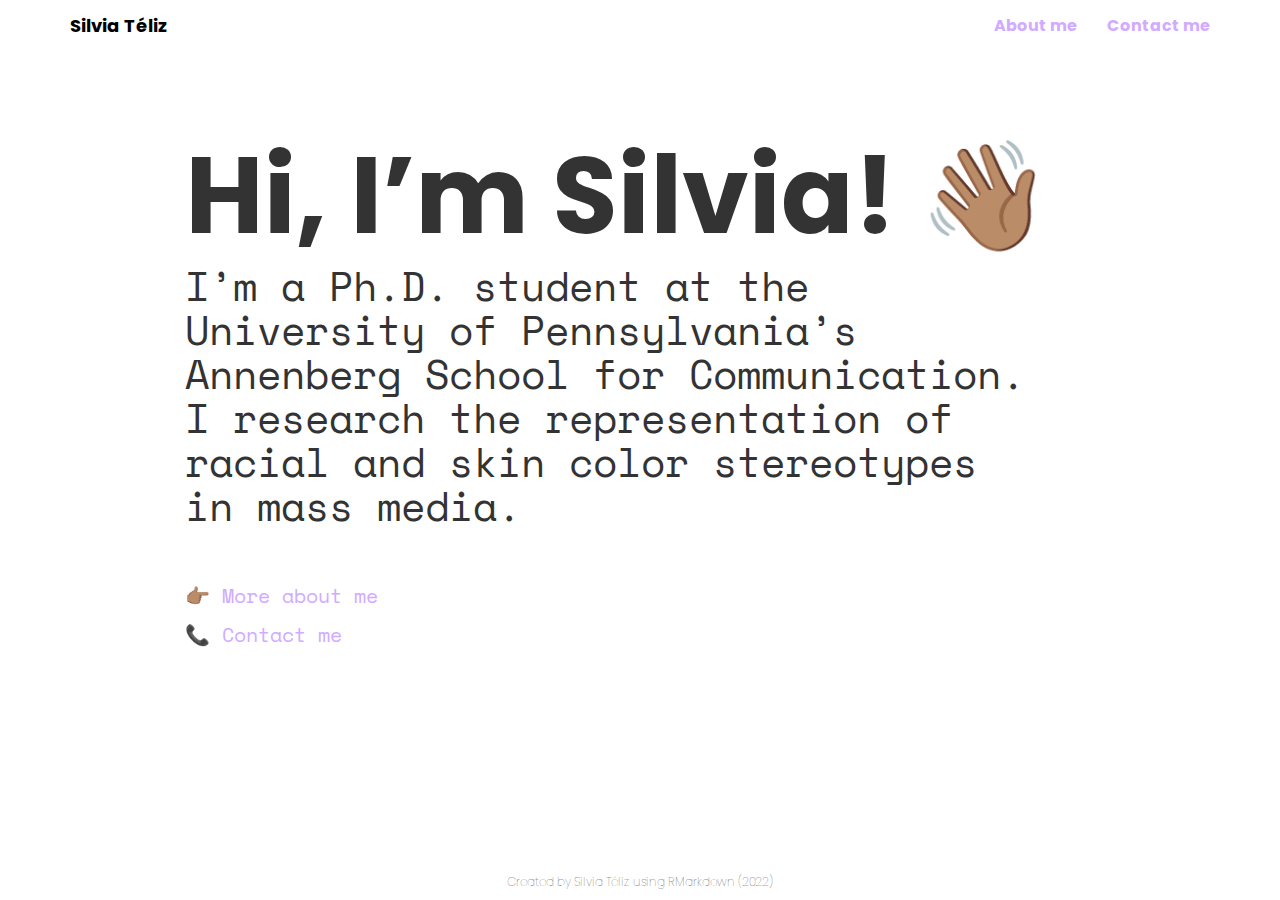
<file: docs/index.html>
<!DOCTYPE html>

<html>

<head>

<meta charset="utf-8" />
<meta name="generator" content="pandoc" />
<meta http-equiv="X-UA-Compatible" content="IE=EDGE" />




<title>Silvia Téliz</title>

<script src="site_libs/header-attrs-2.11/header-attrs.js"></script>
<script src="site_libs/jquery-3.6.0/jquery-3.6.0.min.js"></script>
<meta name="viewport" content="width=device-width, initial-scale=1" />
<link href="site_libs/bootstrap-3.3.5/css/bootstrap.min.css" rel="stylesheet" />
<script src="site_libs/bootstrap-3.3.5/js/bootstrap.min.js"></script>
<script src="site_libs/bootstrap-3.3.5/shim/html5shiv.min.js"></script>
<script src="site_libs/bootstrap-3.3.5/shim/respond.min.js"></script>
<style>h1 {font-size: 34px;}
       h1.title {font-size: 38px;}
       h2 {font-size: 30px;}
       h3 {font-size: 24px;}
       h4 {font-size: 18px;}
       h5 {font-size: 16px;}
       h6 {font-size: 12px;}
       code {color: inherit; background-color: rgba(0, 0, 0, 0.04);}
       pre:not([class]) { background-color: white }</style>
<script src="site_libs/navigation-1.1/tabsets.js"></script>
<link href="site_libs/highlightjs-9.12.0/default.css" rel="stylesheet" />
<script src="site_libs/highlightjs-9.12.0/highlight.js"></script>

<style type="text/css">
  code{white-space: pre-wrap;}
  span.smallcaps{font-variant: small-caps;}
  span.underline{text-decoration: underline;}
  div.column{display: inline-block; vertical-align: top; width: 50%;}
  div.hanging-indent{margin-left: 1.5em; text-indent: -1.5em;}
  ul.task-list{list-style: none;}
    </style>

<style type="text/css">code{white-space: pre;}</style>
<script type="text/javascript">
if (window.hljs) {
  hljs.configure({languages: []});
  hljs.initHighlightingOnLoad();
  if (document.readyState && document.readyState === "complete") {
    window.setTimeout(function() { hljs.initHighlighting(); }, 0);
  }
}
</script>





<link rel="stylesheet" href="styles.css" type="text/css" />



<style type = "text/css">
.main-container {
  max-width: 940px;
  margin-left: auto;
  margin-right: auto;
}
img {
  max-width:100%;
}
.tabbed-pane {
  padding-top: 12px;
}
.html-widget {
  margin-bottom: 20px;
}
button.code-folding-btn:focus {
  outline: none;
}
summary {
  display: list-item;
}
pre code {
  padding: 0;
}
</style>


<style type="text/css">
.dropdown-submenu {
  position: relative;
}
.dropdown-submenu>.dropdown-menu {
  top: 0;
  left: 100%;
  margin-top: -6px;
  margin-left: -1px;
  border-radius: 0 6px 6px 6px;
}
.dropdown-submenu:hover>.dropdown-menu {
  display: block;
}
.dropdown-submenu>a:after {
  display: block;
  content: " ";
  float: right;
  width: 0;
  height: 0;
  border-color: transparent;
  border-style: solid;
  border-width: 5px 0 5px 5px;
  border-left-color: #cccccc;
  margin-top: 5px;
  margin-right: -10px;
}
.dropdown-submenu:hover>a:after {
  border-left-color: #adb5bd;
}
.dropdown-submenu.pull-left {
  float: none;
}
.dropdown-submenu.pull-left>.dropdown-menu {
  left: -100%;
  margin-left: 10px;
  border-radius: 6px 0 6px 6px;
}
</style>

<script type="text/javascript">
// manage active state of menu based on current page
$(document).ready(function () {
  // active menu anchor
  href = window.location.pathname
  href = href.substr(href.lastIndexOf('/') + 1)
  if (href === "")
    href = "index.html";
  var menuAnchor = $('a[href="' + href + '"]');

  // mark it active
  menuAnchor.tab('show');

  // if it's got a parent navbar menu mark it active as well
  menuAnchor.closest('li.dropdown').addClass('active');

  // Navbar adjustments
  var navHeight = $(".navbar").first().height() + 15;
  var style = document.createElement('style');
  var pt = "padding-top: " + navHeight + "px; ";
  var mt = "margin-top: -" + navHeight + "px; ";
  var css = "";
  // offset scroll position for anchor links (for fixed navbar)
  for (var i = 1; i <= 6; i++) {
    css += ".section h" + i + "{ " + pt + mt + "}\n";
  }
  style.innerHTML = "body {" + pt + "padding-bottom: 40px; }\n" + css;
  document.head.appendChild(style);
});
</script>

<!-- tabsets -->

<style type="text/css">
.tabset-dropdown > .nav-tabs {
  display: inline-table;
  max-height: 500px;
  min-height: 44px;
  overflow-y: auto;
  border: 1px solid #ddd;
  border-radius: 4px;
}

.tabset-dropdown > .nav-tabs > li.active:before {
  content: "";
  font-family: 'Glyphicons Halflings';
  display: inline-block;
  padding: 10px;
  border-right: 1px solid #ddd;
}

.tabset-dropdown > .nav-tabs.nav-tabs-open > li.active:before {
  content: "&#xe258;";
  border: none;
}

.tabset-dropdown > .nav-tabs.nav-tabs-open:before {
  content: "";
  font-family: 'Glyphicons Halflings';
  display: inline-block;
  padding: 10px;
  border-right: 1px solid #ddd;
}

.tabset-dropdown > .nav-tabs > li.active {
  display: block;
}

.tabset-dropdown > .nav-tabs > li > a,
.tabset-dropdown > .nav-tabs > li > a:focus,
.tabset-dropdown > .nav-tabs > li > a:hover {
  border: none;
  display: inline-block;
  border-radius: 4px;
  background-color: transparent;
}

.tabset-dropdown > .nav-tabs.nav-tabs-open > li {
  display: block;
  float: none;
}

.tabset-dropdown > .nav-tabs > li {
  display: none;
}
</style>

<!-- code folding -->




</head>

<body>


<div class="container-fluid main-container">




<div class="navbar navbar-default  navbar-fixed-top" role="navigation">
  <div class="container">
    <div class="navbar-header">
      <button type="button" class="navbar-toggle collapsed" data-toggle="collapse" data-target="#navbar">
        <span class="icon-bar"></span>
        <span class="icon-bar"></span>
        <span class="icon-bar"></span>
      </button>
      <a class="navbar-brand" href="index.html">Silvia Téliz</a>
    </div>
    <div id="navbar" class="navbar-collapse collapse">
      <ul class="nav navbar-nav">
        
      </ul>
      <ul class="nav navbar-nav navbar-right">
        <li>
  <a href="about.html">About me</a>
</li>
<li>
  <a href="contact.html">Contact me</a>
</li>
      </ul>
    </div><!--/.nav-collapse -->
  </div><!--/.container -->
</div><!--/.navbar -->

<div id="header">



<h1 class="title toc-ignore"><span style="color:white">Silvia
Téliz</span></h1>

</div>


<div id="hi-im-silvia" class="section level1">
<h1>Hi, I’m Silvia! 👋🏽</h1>
<div
id="im-a-ph.d.-student-at-the-university-of-pennsylvanias-annenberg-school-for-communication.-i-research-the-representation-of-racial-and-skin-color-stereotypes-in-mass-media."
class="section level2">
<h2>I’m a Ph.D. student at the<br>University of Pennsylvania’s Annenberg
School for Communication.<br>I research the representation of racial and
skin color stereotypes<br>in mass media.<br><br></h2>
<p>👉🏽 <a href="about.html">More about me</a></p>
<p>📞 <a href="contact.html">Contact me</a></p>
</div>
</div>

<style>
.footer {
  font-family: 'Poppins', sans-serif;
  font-size: 12px;
  font-weight: 100;
  position: absolute;
  left: 0;
  bottom: 0;
  width: 100%;
  text-align: center;
}
</style>

<div>
  <p class = "footer">Created by Silvia Téliz using RMarkdown (2022)</p>
</div>



</div>

<script>

// add bootstrap table styles to pandoc tables
function bootstrapStylePandocTables() {
  $('tr.odd').parent('tbody').parent('table').addClass('table table-condensed');
}
$(document).ready(function () {
  bootstrapStylePandocTables();
});


</script>

<!-- tabsets -->

<script>
$(document).ready(function () {
  window.buildTabsets("TOC");
});

$(document).ready(function () {
  $('.tabset-dropdown > .nav-tabs > li').click(function () {
    $(this).parent().toggleClass('nav-tabs-open');
  });
});
</script>

<!-- code folding -->


<!-- dynamically load mathjax for compatibility with self-contained -->
<script>
  (function () {
    var script = document.createElement("script");
    script.type = "text/javascript";
    script.src  = "https://mathjax.rstudio.com/latest/MathJax.js?config=TeX-AMS-MML_HTMLorMML";
    document.getElementsByTagName("head")[0].appendChild(script);
  })();
</script>

</body>
</html>
</file>
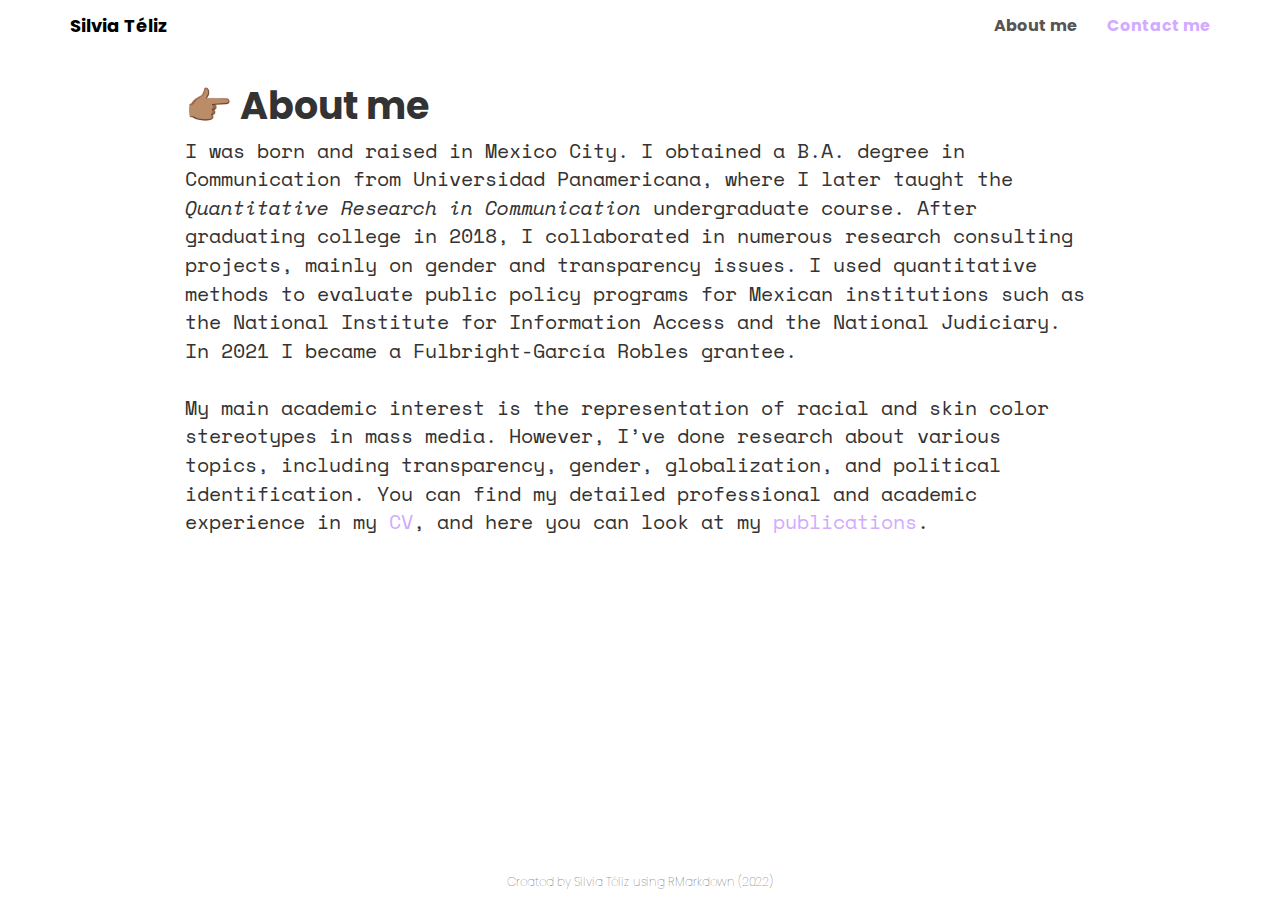
<file: docs/about.html>
<!DOCTYPE html>

<html>

<head>

<meta charset="utf-8" />
<meta name="generator" content="pandoc" />
<meta http-equiv="X-UA-Compatible" content="IE=EDGE" />




<title>👉🏽 About me</title>

<script src="site_libs/header-attrs-2.11/header-attrs.js"></script>
<script src="site_libs/jquery-3.6.0/jquery-3.6.0.min.js"></script>
<meta name="viewport" content="width=device-width, initial-scale=1" />
<link href="site_libs/bootstrap-3.3.5/css/bootstrap.min.css" rel="stylesheet" />
<script src="site_libs/bootstrap-3.3.5/js/bootstrap.min.js"></script>
<script src="site_libs/bootstrap-3.3.5/shim/html5shiv.min.js"></script>
<script src="site_libs/bootstrap-3.3.5/shim/respond.min.js"></script>
<style>h1 {font-size: 34px;}
       h1.title {font-size: 38px;}
       h2 {font-size: 30px;}
       h3 {font-size: 24px;}
       h4 {font-size: 18px;}
       h5 {font-size: 16px;}
       h6 {font-size: 12px;}
       code {color: inherit; background-color: rgba(0, 0, 0, 0.04);}
       pre:not([class]) { background-color: white }</style>
<script src="site_libs/navigation-1.1/tabsets.js"></script>
<link href="site_libs/highlightjs-9.12.0/default.css" rel="stylesheet" />
<script src="site_libs/highlightjs-9.12.0/highlight.js"></script>

<style type="text/css">
  code{white-space: pre-wrap;}
  span.smallcaps{font-variant: small-caps;}
  span.underline{text-decoration: underline;}
  div.column{display: inline-block; vertical-align: top; width: 50%;}
  div.hanging-indent{margin-left: 1.5em; text-indent: -1.5em;}
  ul.task-list{list-style: none;}
    </style>

<style type="text/css">code{white-space: pre;}</style>
<script type="text/javascript">
if (window.hljs) {
  hljs.configure({languages: []});
  hljs.initHighlightingOnLoad();
  if (document.readyState && document.readyState === "complete") {
    window.setTimeout(function() { hljs.initHighlighting(); }, 0);
  }
}
</script>





<link rel="stylesheet" href="styles.css" type="text/css" />



<style type = "text/css">
.main-container {
  max-width: 940px;
  margin-left: auto;
  margin-right: auto;
}
img {
  max-width:100%;
}
.tabbed-pane {
  padding-top: 12px;
}
.html-widget {
  margin-bottom: 20px;
}
button.code-folding-btn:focus {
  outline: none;
}
summary {
  display: list-item;
}
pre code {
  padding: 0;
}
</style>


<style type="text/css">
.dropdown-submenu {
  position: relative;
}
.dropdown-submenu>.dropdown-menu {
  top: 0;
  left: 100%;
  margin-top: -6px;
  margin-left: -1px;
  border-radius: 0 6px 6px 6px;
}
.dropdown-submenu:hover>.dropdown-menu {
  display: block;
}
.dropdown-submenu>a:after {
  display: block;
  content: " ";
  float: right;
  width: 0;
  height: 0;
  border-color: transparent;
  border-style: solid;
  border-width: 5px 0 5px 5px;
  border-left-color: #cccccc;
  margin-top: 5px;
  margin-right: -10px;
}
.dropdown-submenu:hover>a:after {
  border-left-color: #adb5bd;
}
.dropdown-submenu.pull-left {
  float: none;
}
.dropdown-submenu.pull-left>.dropdown-menu {
  left: -100%;
  margin-left: 10px;
  border-radius: 6px 0 6px 6px;
}
</style>

<script type="text/javascript">
// manage active state of menu based on current page
$(document).ready(function () {
  // active menu anchor
  href = window.location.pathname
  href = href.substr(href.lastIndexOf('/') + 1)
  if (href === "")
    href = "index.html";
  var menuAnchor = $('a[href="' + href + '"]');

  // mark it active
  menuAnchor.tab('show');

  // if it's got a parent navbar menu mark it active as well
  menuAnchor.closest('li.dropdown').addClass('active');

  // Navbar adjustments
  var navHeight = $(".navbar").first().height() + 15;
  var style = document.createElement('style');
  var pt = "padding-top: " + navHeight + "px; ";
  var mt = "margin-top: -" + navHeight + "px; ";
  var css = "";
  // offset scroll position for anchor links (for fixed navbar)
  for (var i = 1; i <= 6; i++) {
    css += ".section h" + i + "{ " + pt + mt + "}\n";
  }
  style.innerHTML = "body {" + pt + "padding-bottom: 40px; }\n" + css;
  document.head.appendChild(style);
});
</script>

<!-- tabsets -->

<style type="text/css">
.tabset-dropdown > .nav-tabs {
  display: inline-table;
  max-height: 500px;
  min-height: 44px;
  overflow-y: auto;
  border: 1px solid #ddd;
  border-radius: 4px;
}

.tabset-dropdown > .nav-tabs > li.active:before {
  content: "";
  font-family: 'Glyphicons Halflings';
  display: inline-block;
  padding: 10px;
  border-right: 1px solid #ddd;
}

.tabset-dropdown > .nav-tabs.nav-tabs-open > li.active:before {
  content: "&#xe258;";
  border: none;
}

.tabset-dropdown > .nav-tabs.nav-tabs-open:before {
  content: "";
  font-family: 'Glyphicons Halflings';
  display: inline-block;
  padding: 10px;
  border-right: 1px solid #ddd;
}

.tabset-dropdown > .nav-tabs > li.active {
  display: block;
}

.tabset-dropdown > .nav-tabs > li > a,
.tabset-dropdown > .nav-tabs > li > a:focus,
.tabset-dropdown > .nav-tabs > li > a:hover {
  border: none;
  display: inline-block;
  border-radius: 4px;
  background-color: transparent;
}

.tabset-dropdown > .nav-tabs.nav-tabs-open > li {
  display: block;
  float: none;
}

.tabset-dropdown > .nav-tabs > li {
  display: none;
}
</style>

<!-- code folding -->




</head>

<body>


<div class="container-fluid main-container">




<div class="navbar navbar-default  navbar-fixed-top" role="navigation">
  <div class="container">
    <div class="navbar-header">
      <button type="button" class="navbar-toggle collapsed" data-toggle="collapse" data-target="#navbar">
        <span class="icon-bar"></span>
        <span class="icon-bar"></span>
        <span class="icon-bar"></span>
      </button>
      <a class="navbar-brand" href="index.html">Silvia Téliz</a>
    </div>
    <div id="navbar" class="navbar-collapse collapse">
      <ul class="nav navbar-nav">
        
      </ul>
      <ul class="nav navbar-nav navbar-right">
        <li>
  <a href="about.html">About me</a>
</li>
<li>
  <a href="contact.html">Contact me</a>
</li>
      </ul>
    </div><!--/.nav-collapse -->
  </div><!--/.container -->
</div><!--/.navbar -->

<div id="header">



<h1 class="title toc-ignore">👉🏽 About me</h1>

</div>


<p>I was born and raised in Mexico City. I obtained a B.A. degree in
Communication from Universidad Panamericana, where I later taught the
<em>Quantitative Research in Communication</em> undergraduate course.
After graduating college in 2018, I collaborated in numerous research
consulting projects, mainly on gender and transparency issues. I used
quantitative methods to evaluate public policy programs for Mexican
institutions such as the National Institute for Information Access and
the National Judiciary. In 2021 I became a Fulbright-García Robles
grantee.<br />
<br> My main academic interest is the representation of racial and skin
color stereotypes in mass media. However, I’ve done research about
various topics, including transparency, gender, globalization, and
political identification. You can find my detailed professional and
academic experience in my <a href="CV.pdf" download>CV</a>, and here you
can look at my
<a href="https://scholar.google.com/citations?user=bEIbJF8AAAAJ&hl=en">publications</a>.
<br></p>

<style>
.footer {
  font-family: 'Poppins', sans-serif;
  font-size: 12px;
  font-weight: 100;
  position: absolute;
  left: 0;
  bottom: 0;
  width: 100%;
  text-align: center;
}
</style>

<div>
  <p class = "footer">Created by Silvia Téliz using RMarkdown (2022)</p>
</div>



</div>

<script>

// add bootstrap table styles to pandoc tables
function bootstrapStylePandocTables() {
  $('tr.odd').parent('tbody').parent('table').addClass('table table-condensed');
}
$(document).ready(function () {
  bootstrapStylePandocTables();
});


</script>

<!-- tabsets -->

<script>
$(document).ready(function () {
  window.buildTabsets("TOC");
});

$(document).ready(function () {
  $('.tabset-dropdown > .nav-tabs > li').click(function () {
    $(this).parent().toggleClass('nav-tabs-open');
  });
});
</script>

<!-- code folding -->


<!-- dynamically load mathjax for compatibility with self-contained -->
<script>
  (function () {
    var script = document.createElement("script");
    script.type = "text/javascript";
    script.src  = "https://mathjax.rstudio.com/latest/MathJax.js?config=TeX-AMS-MML_HTMLorMML";
    document.getElementsByTagName("head")[0].appendChild(script);
  })();
</script>

</body>
</html>
</file>
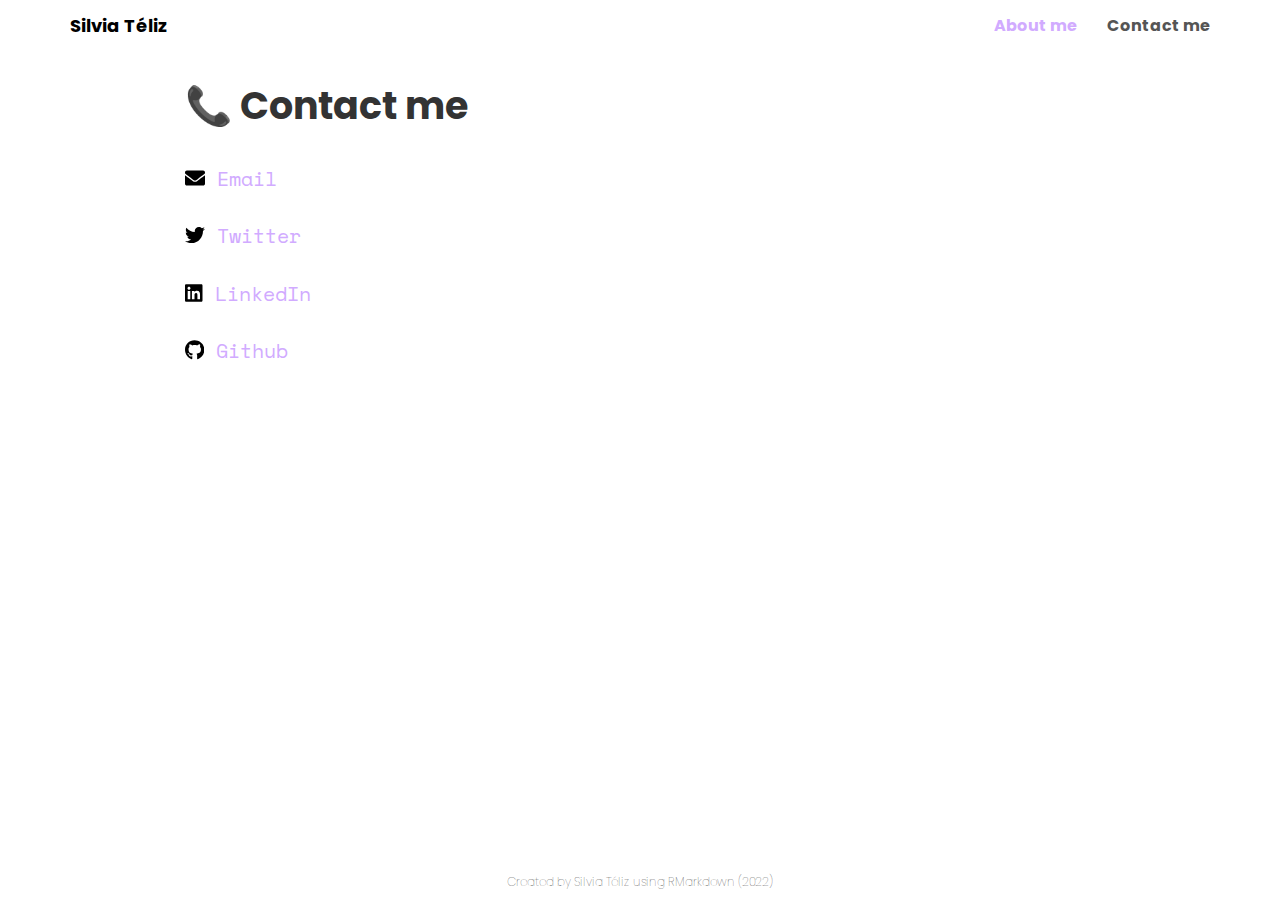
<file: docs/contact.html>
<!DOCTYPE html>

<html>

<head>

<meta charset="utf-8" />
<meta name="generator" content="pandoc" />
<meta http-equiv="X-UA-Compatible" content="IE=EDGE" />




<title>📞 Contact me</title>

<script src="site_libs/header-attrs-2.11/header-attrs.js"></script>
<script src="site_libs/jquery-3.6.0/jquery-3.6.0.min.js"></script>
<meta name="viewport" content="width=device-width, initial-scale=1" />
<link href="site_libs/bootstrap-3.3.5/css/bootstrap.min.css" rel="stylesheet" />
<script src="site_libs/bootstrap-3.3.5/js/bootstrap.min.js"></script>
<script src="site_libs/bootstrap-3.3.5/shim/html5shiv.min.js"></script>
<script src="site_libs/bootstrap-3.3.5/shim/respond.min.js"></script>
<style>h1 {font-size: 34px;}
       h1.title {font-size: 38px;}
       h2 {font-size: 30px;}
       h3 {font-size: 24px;}
       h4 {font-size: 18px;}
       h5 {font-size: 16px;}
       h6 {font-size: 12px;}
       code {color: inherit; background-color: rgba(0, 0, 0, 0.04);}
       pre:not([class]) { background-color: white }</style>
<script src="site_libs/navigation-1.1/tabsets.js"></script>
<link href="site_libs/highlightjs-9.12.0/default.css" rel="stylesheet" />
<script src="site_libs/highlightjs-9.12.0/highlight.js"></script>

<style type="text/css">
  code{white-space: pre-wrap;}
  span.smallcaps{font-variant: small-caps;}
  span.underline{text-decoration: underline;}
  div.column{display: inline-block; vertical-align: top; width: 50%;}
  div.hanging-indent{margin-left: 1.5em; text-indent: -1.5em;}
  ul.task-list{list-style: none;}
    </style>

<style type="text/css">code{white-space: pre;}</style>
<script type="text/javascript">
if (window.hljs) {
  hljs.configure({languages: []});
  hljs.initHighlightingOnLoad();
  if (document.readyState && document.readyState === "complete") {
    window.setTimeout(function() { hljs.initHighlighting(); }, 0);
  }
}
</script>





<link rel="stylesheet" href="styles.css" type="text/css" />



<style type = "text/css">
.main-container {
  max-width: 940px;
  margin-left: auto;
  margin-right: auto;
}
img {
  max-width:100%;
}
.tabbed-pane {
  padding-top: 12px;
}
.html-widget {
  margin-bottom: 20px;
}
button.code-folding-btn:focus {
  outline: none;
}
summary {
  display: list-item;
}
pre code {
  padding: 0;
}
</style>


<style type="text/css">
.dropdown-submenu {
  position: relative;
}
.dropdown-submenu>.dropdown-menu {
  top: 0;
  left: 100%;
  margin-top: -6px;
  margin-left: -1px;
  border-radius: 0 6px 6px 6px;
}
.dropdown-submenu:hover>.dropdown-menu {
  display: block;
}
.dropdown-submenu>a:after {
  display: block;
  content: " ";
  float: right;
  width: 0;
  height: 0;
  border-color: transparent;
  border-style: solid;
  border-width: 5px 0 5px 5px;
  border-left-color: #cccccc;
  margin-top: 5px;
  margin-right: -10px;
}
.dropdown-submenu:hover>a:after {
  border-left-color: #adb5bd;
}
.dropdown-submenu.pull-left {
  float: none;
}
.dropdown-submenu.pull-left>.dropdown-menu {
  left: -100%;
  margin-left: 10px;
  border-radius: 6px 0 6px 6px;
}
</style>

<script type="text/javascript">
// manage active state of menu based on current page
$(document).ready(function () {
  // active menu anchor
  href = window.location.pathname
  href = href.substr(href.lastIndexOf('/') + 1)
  if (href === "")
    href = "index.html";
  var menuAnchor = $('a[href="' + href + '"]');

  // mark it active
  menuAnchor.tab('show');

  // if it's got a parent navbar menu mark it active as well
  menuAnchor.closest('li.dropdown').addClass('active');

  // Navbar adjustments
  var navHeight = $(".navbar").first().height() + 15;
  var style = document.createElement('style');
  var pt = "padding-top: " + navHeight + "px; ";
  var mt = "margin-top: -" + navHeight + "px; ";
  var css = "";
  // offset scroll position for anchor links (for fixed navbar)
  for (var i = 1; i <= 6; i++) {
    css += ".section h" + i + "{ " + pt + mt + "}\n";
  }
  style.innerHTML = "body {" + pt + "padding-bottom: 40px; }\n" + css;
  document.head.appendChild(style);
});
</script>

<!-- tabsets -->

<style type="text/css">
.tabset-dropdown > .nav-tabs {
  display: inline-table;
  max-height: 500px;
  min-height: 44px;
  overflow-y: auto;
  border: 1px solid #ddd;
  border-radius: 4px;
}

.tabset-dropdown > .nav-tabs > li.active:before {
  content: "";
  font-family: 'Glyphicons Halflings';
  display: inline-block;
  padding: 10px;
  border-right: 1px solid #ddd;
}

.tabset-dropdown > .nav-tabs.nav-tabs-open > li.active:before {
  content: "&#xe258;";
  border: none;
}

.tabset-dropdown > .nav-tabs.nav-tabs-open:before {
  content: "";
  font-family: 'Glyphicons Halflings';
  display: inline-block;
  padding: 10px;
  border-right: 1px solid #ddd;
}

.tabset-dropdown > .nav-tabs > li.active {
  display: block;
}

.tabset-dropdown > .nav-tabs > li > a,
.tabset-dropdown > .nav-tabs > li > a:focus,
.tabset-dropdown > .nav-tabs > li > a:hover {
  border: none;
  display: inline-block;
  border-radius: 4px;
  background-color: transparent;
}

.tabset-dropdown > .nav-tabs.nav-tabs-open > li {
  display: block;
  float: none;
}

.tabset-dropdown > .nav-tabs > li {
  display: none;
}
</style>

<!-- code folding -->




</head>

<body>


<div class="container-fluid main-container">




<div class="navbar navbar-default  navbar-fixed-top" role="navigation">
  <div class="container">
    <div class="navbar-header">
      <button type="button" class="navbar-toggle collapsed" data-toggle="collapse" data-target="#navbar">
        <span class="icon-bar"></span>
        <span class="icon-bar"></span>
        <span class="icon-bar"></span>
      </button>
      <a class="navbar-brand" href="index.html">Silvia Téliz</a>
    </div>
    <div id="navbar" class="navbar-collapse collapse">
      <ul class="nav navbar-nav">
        
      </ul>
      <ul class="nav navbar-nav navbar-right">
        <li>
  <a href="about.html">About me</a>
</li>
<li>
  <a href="contact.html">Contact me</a>
</li>
      </ul>
    </div><!--/.nav-collapse -->
  </div><!--/.container -->
</div><!--/.navbar -->

<div id="header">



<h1 class="title toc-ignore">📞 Contact me</h1>

</div>


<p><br>
<svg viewBox="0 0 512 512" style="height:1em;position:relative;display:inline-block;top:.1em;" xmlns="http://www.w3.org/2000/svg">
<path d="M502.3 190.8c3.9-3.1 9.7-.2 9.7 4.7V400c0 26.5-21.5 48-48 48H48c-26.5 0-48-21.5-48-48V195.6c0-5 5.7-7.8 9.7-4.7 22.4 17.4 52.1 39.5 154.1 113.6 21.1 15.4 56.7 47.8 92.2 47.6 35.7.3 72-32.8 92.3-47.6 102-74.1 131.6-96.3 154-113.7zM256 320c23.2.4 56.6-29.2 73.4-41.4 132.7-96.3 142.8-104.7 173.4-128.7 5.8-4.5 9.2-11.5 9.2-18.9v-19c0-26.5-21.5-48-48-48H48C21.5 64 0 85.5 0 112v19c0 7.4 3.4 14.3 9.2 18.9 30.6 23.9 40.7 32.4 173.4 128.7 16.8 12.2 50.2 41.8 73.4 41.4z"></path></svg>
<a href="mailto:silvia.teliz@asc.upenn.edu">Email</a> <br><br>
<svg viewBox="0 0 512 512" style="height:1em;position:relative;display:inline-block;top:.1em;" xmlns="http://www.w3.org/2000/svg">
<path d="M459.37 151.716c.325 4.548.325 9.097.325 13.645 0 138.72-105.583 298.558-298.558 298.558-59.452 0-114.68-17.219-161.137-47.106 8.447.974 16.568 1.299 25.34 1.299 49.055 0 94.213-16.568 130.274-44.832-46.132-.975-84.792-31.188-98.112-72.772 6.498.974 12.995 1.624 19.818 1.624 9.421 0 18.843-1.3 27.614-3.573-48.081-9.747-84.143-51.98-84.143-102.985v-1.299c13.969 7.797 30.214 12.67 47.431 13.319-28.264-18.843-46.781-51.005-46.781-87.391 0-19.492 5.197-37.36 14.294-52.954 51.655 63.675 129.3 105.258 216.365 109.807-1.624-7.797-2.599-15.918-2.599-24.04 0-57.828 46.782-104.934 104.934-104.934 30.213 0 57.502 12.67 76.67 33.137 23.715-4.548 46.456-13.32 66.599-25.34-7.798 24.366-24.366 44.833-46.132 57.827 21.117-2.273 41.584-8.122 60.426-16.243-14.292 20.791-32.161 39.308-52.628 54.253z"></path></svg>
<a href="https://twitter.com/SilviaTeliz">Twitter</a> <br><br>
<svg viewBox="0 0 448 512" style="height:1em;position:relative;display:inline-block;top:.1em;" xmlns="http://www.w3.org/2000/svg">
<path d="M416 32H31.9C14.3 32 0 46.5 0 64.3v383.4C0 465.5 14.3 480 31.9 480H416c17.6 0 32-14.5 32-32.3V64.3c0-17.8-14.4-32.3-32-32.3zM135.4 416H69V202.2h66.5V416zm-33.2-243c-21.3 0-38.5-17.3-38.5-38.5S80.9 96 102.2 96c21.2 0 38.5 17.3 38.5 38.5 0 21.3-17.2 38.5-38.5 38.5zm282.1 243h-66.4V312c0-24.8-.5-56.7-34.5-56.7-34.6 0-39.9 27-39.9 54.9V416h-66.4V202.2h63.7v29.2h.9c8.9-16.8 30.6-34.5 62.9-34.5 67.2 0 79.7 44.3 79.7 101.9V416z"></path></svg>
<a href="https://www.linkedin.com/in/silvia-teliz">LinkedIn</a> <br><br>
<svg viewBox="0 0 496 512" style="height:1em;position:relative;display:inline-block;top:.1em;" xmlns="http://www.w3.org/2000/svg">
<path d="M165.9 397.4c0 2-2.3 3.6-5.2 3.6-3.3.3-5.6-1.3-5.6-3.6 0-2 2.3-3.6 5.2-3.6 3-.3 5.6 1.3 5.6 3.6zm-31.1-4.5c-.7 2 1.3 4.3 4.3 4.9 2.6 1 5.6 0 6.2-2s-1.3-4.3-4.3-5.2c-2.6-.7-5.5.3-6.2 2.3zm44.2-1.7c-2.9.7-4.9 2.6-4.6 4.9.3 2 2.9 3.3 5.9 2.6 2.9-.7 4.9-2.6 4.6-4.6-.3-1.9-3-3.2-5.9-2.9zM244.8 8C106.1 8 0 113.3 0 252c0 110.9 69.8 205.8 169.5 239.2 12.8 2.3 17.3-5.6 17.3-12.1 0-6.2-.3-40.4-.3-61.4 0 0-70 15-84.7-29.8 0 0-11.4-29.1-27.8-36.6 0 0-22.9-15.7 1.6-15.4 0 0 24.9 2 38.6 25.8 21.9 38.6 58.6 27.5 72.9 20.9 2.3-16 8.8-27.1 16-33.7-55.9-6.2-112.3-14.3-112.3-110.5 0-27.5 7.6-41.3 23.6-58.9-2.6-6.5-11.1-33.3 2.6-67.9 20.9-6.5 69 27 69 27 20-5.6 41.5-8.5 62.8-8.5s42.8 2.9 62.8 8.5c0 0 48.1-33.6 69-27 13.7 34.7 5.2 61.4 2.6 67.9 16 17.7 25.8 31.5 25.8 58.9 0 96.5-58.9 104.2-114.8 110.5 9.2 7.9 17 22.9 17 46.4 0 33.7-.3 75.4-.3 83.6 0 6.5 4.6 14.4 17.3 12.1C428.2 457.8 496 362.9 496 252 496 113.3 383.5 8 244.8 8zM97.2 352.9c-1.3 1-1 3.3.7 5.2 1.6 1.6 3.9 2.3 5.2 1 1.3-1 1-3.3-.7-5.2-1.6-1.6-3.9-2.3-5.2-1zm-10.8-8.1c-.7 1.3.3 2.9 2.3 3.9 1.6 1 3.6.7 4.3-.7.7-1.3-.3-2.9-2.3-3.9-2-.6-3.6-.3-4.3.7zm32.4 35.6c-1.6 1.3-1 4.3 1.3 6.2 2.3 2.3 5.2 2.6 6.5 1 1.3-1.3.7-4.3-1.3-6.2-2.2-2.3-5.2-2.6-6.5-1zm-11.4-14.7c-1.6 1-1.6 3.6 0 5.9 1.6 2.3 4.3 3.3 5.6 2.3 1.6-1.3 1.6-3.9 0-6.2-1.4-2.3-4-3.3-5.6-2z"></path></svg>
<a href="https://github.com/silteliz">Github</a></p>

<style>
.footer {
  font-family: 'Poppins', sans-serif;
  font-size: 12px;
  font-weight: 100;
  position: absolute;
  left: 0;
  bottom: 0;
  width: 100%;
  text-align: center;
}
</style>

<div>
  <p class = "footer">Created by Silvia Téliz using RMarkdown (2022)</p>
</div>



</div>

<script>

// add bootstrap table styles to pandoc tables
function bootstrapStylePandocTables() {
  $('tr.odd').parent('tbody').parent('table').addClass('table table-condensed');
}
$(document).ready(function () {
  bootstrapStylePandocTables();
});


</script>

<!-- tabsets -->

<script>
$(document).ready(function () {
  window.buildTabsets("TOC");
});

$(document).ready(function () {
  $('.tabset-dropdown > .nav-tabs > li').click(function () {
    $(this).parent().toggleClass('nav-tabs-open');
  });
});
</script>

<!-- code folding -->


<!-- dynamically load mathjax for compatibility with self-contained -->
<script>
  (function () {
    var script = document.createElement("script");
    script.type = "text/javascript";
    script.src  = "https://mathjax.rstudio.com/latest/MathJax.js?config=TeX-AMS-MML_HTMLorMML";
    document.getElementsByTagName("head")[0].appendChild(script);
  })();
</script>

</body>
</html>
</file>
<file: docs/site_libs/highlightjs-9.12.0/default.css>
.hljs-literal {
  color: #990073;
}

.hljs-number {
  color: #099;
}

.hljs-comment {
  color: #998;
  font-style: italic;
}

.hljs-keyword {
  color: #900;
  font-weight: bold;
}

.hljs-string {
  color: #d14;
}
</file>
<file: docs/styles.css>
/*---------------- body ---------------*/
@import url('https://fonts.googleapis.com/css2?family=Poppins:ital,wght@0,100;0,400;0,700;0,900;1,100;1,400;1,800&family=Space+Mono:ital,wght@0,400;0,700;1,400;1,700&display=swap');

h1 {
    font-family: 'Poppins', sans-serif;
    font-weight: 700;
    font-size: 80pt;
}


h2 {
    font-family: 'Space Mono', monospace;
    font-size: 30pt;
    font-weight: 400;
}


body {
    font-family: 'Space Mono', monospace;
    font-size: 15pt;
    font-weight: 400;
}


/*---------------- links ---------------*/
a { 
  color: #D1ABFF;
}

a:hover {
 color: #FF6ADF; /* darker color when hovering */
}


/*----------------NAVBAR ---------------*/
.navbar-default {
    background-color: #FFFFFF;
    font-family: 'Poppins', sans-serif;
    font-weight: 700;
    font-size: 12pt;
    border:1px solid #FFFFFF;}
    
    
.navbar-default .navbar-nav>.open>a, 
.navbar-default .navbar-nav>.active>a, 
a.dropdown-toggle:hover {
  background-color: #FFFFFF !important;}


/* Navbar title*/
.navbar-default .navbar-brand {
    color: #000000;
}


/* Navbar links*/
.navbar-default .navbar-nav > li > a {
    color: #D1ABFF;}


/* Navbar links when hovered*/
.navbar-default .navbar-nav>.active>a:hover, 
.navbar-default .navbar-nav:hover, 
.navbar-default .navbar-nav>li>a:hover, 
a.navbar-brand:hover {
  color: #FF6ADF !important;
  background-color: #FFFFFF;}
</file>
